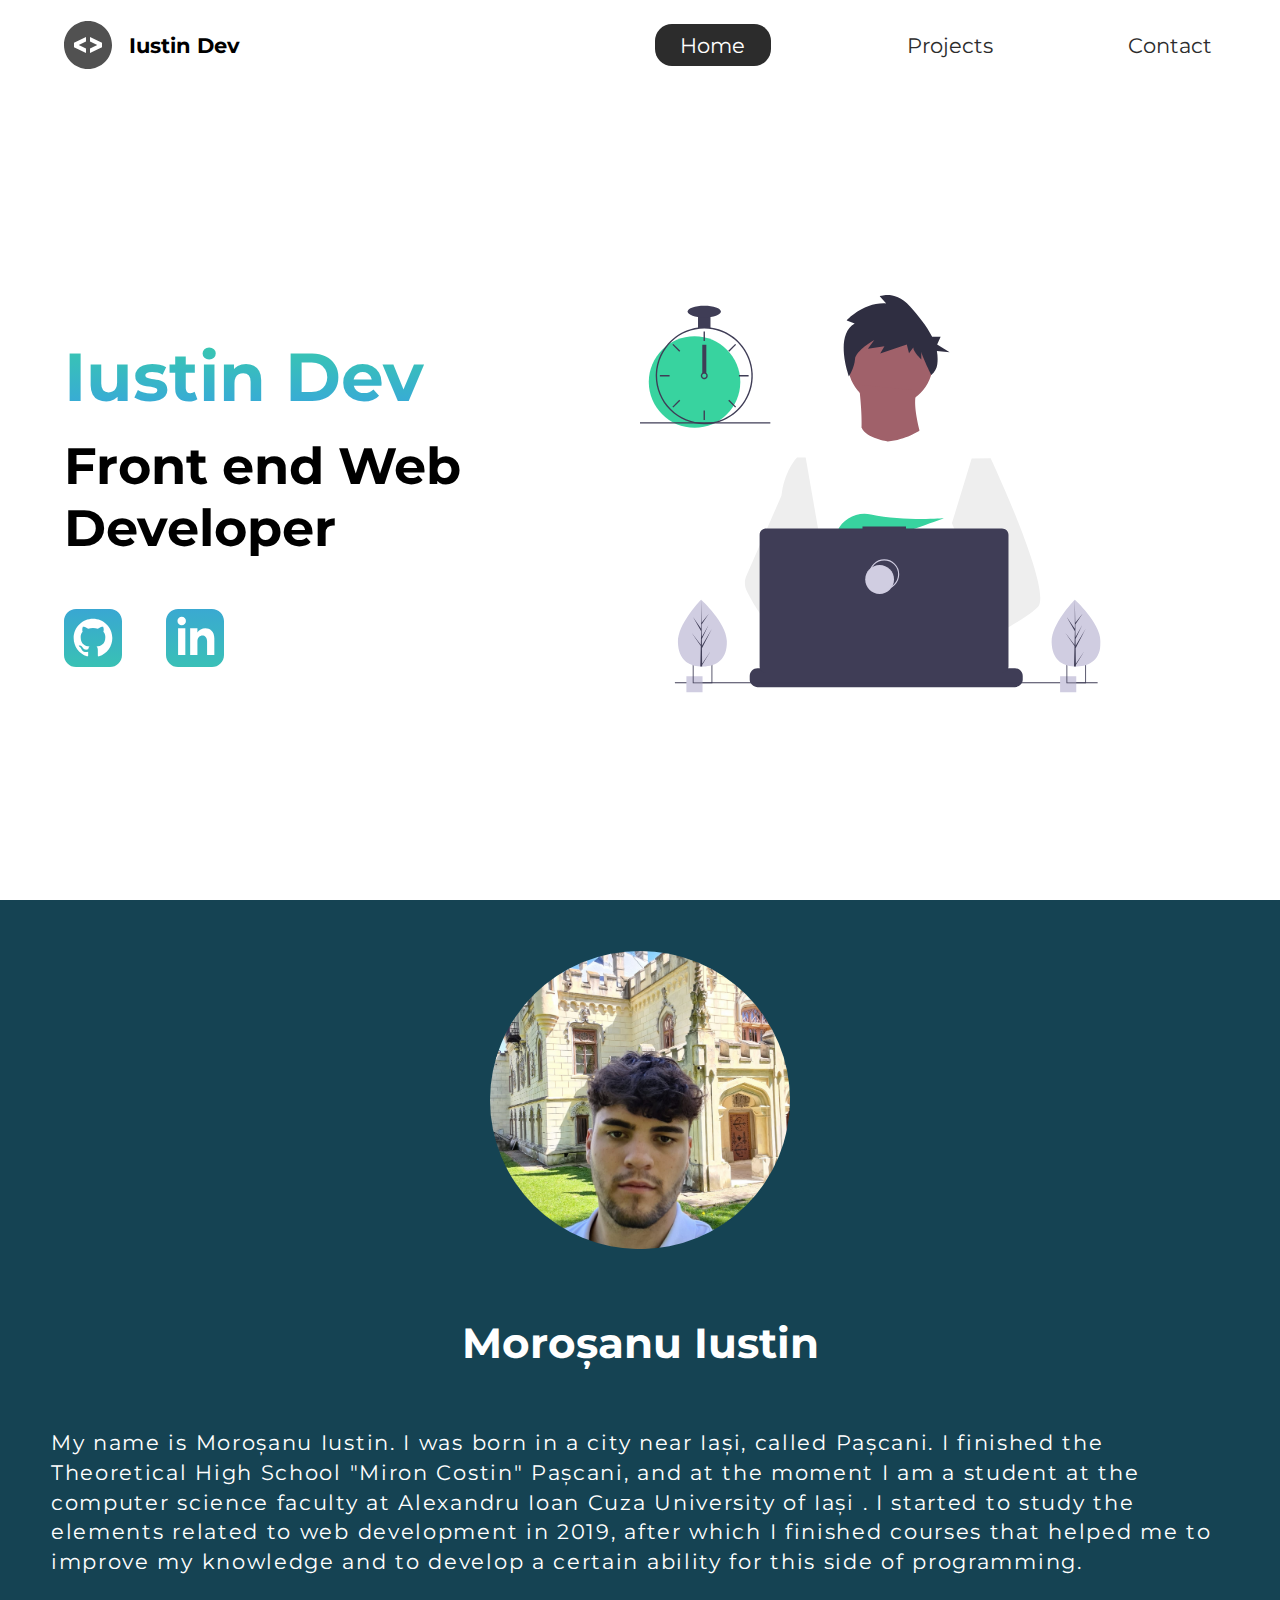
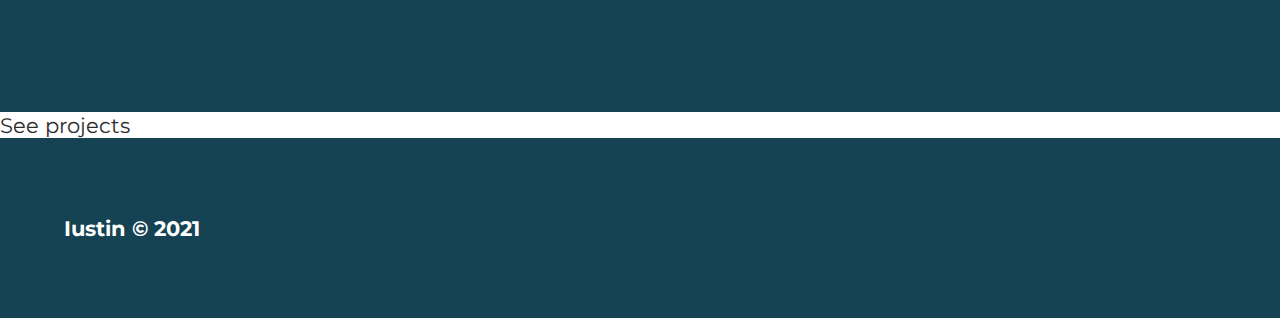
<file: index.html>
<!DOCTYPE html>
<html lang="en">
<head>
    <meta charset="UTF-8">
    <meta http-equiv="X-UA-Compatible" content="IE=edge">
    <meta name="viewport" content="width=device-width, initial-scale=1.0">
    <meta name="robots" content="index,follow">
    <meta name="description" content="iustin is a front end web developer who specializez in html,css">
     <link rel="icon" href="./icons/code.svg"> 
        <link rel="preconnect" href="https://fonts.googleapis.com">
    <link rel="preconnect" href="https://fonts.gstatic.com" crossorigin>
    <link rel="preconnect" href="https://fonts.googleapis.com">
    <link rel="preconnect" href="https://fonts.gstatic.com" crossorigin>
    <link href="https://fonts.googleapis.com/css2?family=Pattaya&family=Poppins:wght@400;500&display=swap" rel="stylesheet">  
    <link rel="preconnect" href="https://fonts.googleapis.com">
<link rel="preconnect" href="https://fonts.gstatic.com" crossorigin>
<link href="https://fonts.googleapis.com/css2?family=Montserrat&display=swap" rel="stylesheet">
<link rel="stylesheet" href="https://cdnjs.cloudflare.com/ajax/libs/font-awesome/6.0.0-beta2/css/all.min.css" integrity="sha512-YWzhKL2whUzgiheMoBFwW8CKV4qpHQAEuvilg9FAn5VJUDwKZZxkJNuGM4XkWuk94WCrrwslk8yWNGmY1EduTA==" crossorigin="anonymous" referrerpolicy="no-referrer" />
    <link rel="stylesheet" href="./styles/style.css">
    <title>Iustin | Web Developer</title>
</head>
<body>
    <header class="main-head">
        <nav>
            <div class="logo">
                <img src="./icons/code.svg" alt="logo">
                <h1>Iustin Dev</h1>
            </div>
            <ul>
                <li><a class="active"href="/">Home</a></li>
                <li><a href="./projects/">Projects</a></li>
                <li><a href="./contact/">Contact</a></li>
            </ul>
        </nav>
    </header>
    <main>
        <section class="intro">
            <div class="intro-text">
                <h2>Iustin Dev</h2>
                <h3>Front end Web </br>Developer</h3>
                
                <div class="intro-social">
                    <a target="_blank" href="https://github.com/IustinM"><img src="./icons/github.svg" alt="github-social-link"></a>
                    <a target="_blank"  href="https://www.linkedin.com/in/morosanu-iustin-b10990222/"><img src="./icons/linked-in.svg" alt="linkedin-social-link"></a>
                </div>
            </div>
            <div class="intro-images">
                <svg
                width="799"
                height="690"
                viewBox="0 0 799 690"
                fill="none"
                xmlns="http://www.w3.org/2000/svg"
              >
                <g id="undraw_dev_productivity_umsq (1) 1" clip-path="url(#clip0)">
                  <path
                    id="Vector"
                    d="M516.92 624.636C516.92 624.636 512.16 626.266 504.42 628.576C487.31 633.706 455.65 642.216 428.82 643.916C405.72 645.396 386.2 641.836 382.63 626.766C381.1 620.286 383.27 614.956 388 610.576C402.12 597.486 439 592.796 468.25 591.186C476.51 590.736 484.15 590.526 490.51 590.446C501.31 590.306 508.39 590.526 508.39 590.526L508.56 591.186L516.92 624.636Z"
                    fill="#A0616A"
                  />
                  <path
                    id="Vector_2"
                    d="M436.99 672.586C418.61 695.346 342.73 647.666 316.19 629.886C310.41 626.016 306.97 623.566 306.97 623.566L331.25 591.186L338.94 580.936C338.94 580.936 345.82 584.586 355.99 590.526C356.36 590.746 356.73 590.966 357.11 591.186C365.88 596.336 376.89 603.066 388 610.576C403.33 620.946 418.83 632.776 428.82 643.916C438.59 654.806 443.08 665.036 436.99 672.586Z"
                    fill="#A0616A"
                  />
                  <g id="me">
                    <path
                      id="Vector_3"
                      d="M434.672 191.952C475.283 191.607 507.926 158.406 507.582 117.795C507.237 77.1832 474.036 44.5403 433.425 44.8847C392.813 45.2291 360.17 78.4303 360.515 119.042C360.859 159.653 394.06 192.296 434.672 191.952Z"
                      fill="#A0616A"
                    />
                    <path
                      id="Vector_4"
                      d="M379.477 155.65C379.477 155.65 394.216 259.972 373.002 271.875C351.787 283.779 499.929 283.588 499.929 283.588C499.929 283.588 466.124 193.284 480.809 165.449L379.477 155.65Z"
                      fill="#A0616A"
                    />
                    <path
                      id="Vector_5"
                      d="M608.101 283.199L596.257 339.402L571.214 458.308L570.49 464.815L562.138 540.138L556.582 590.177L552.857 623.79C528.584 636.526 510.988 645.326 510.988 645.326C510.988 645.326 509.404 637.719 506.871 627.99C489.805 633.265 458.218 642.043 431.404 643.97C441.266 654.777 445.842 664.969 439.817 672.57C421.63 695.485 345.349 648.45 318.659 630.896C318.077 635.158 317.879 639.464 318.068 643.762L297.626 628.314L299.331 592.359L302.206 531.522L305.819 455.229C304.448 451.975 303.294 448.634 302.364 445.228C295.956 423.161 288.032 379.057 281.928 342.067C277.016 312.298 273.302 287.138 272.517 281.785C272.411 281.086 272.358 280.726 272.358 280.726L384.363 230.094C392.509 248.556 429.865 253.809 429.865 253.809C460.756 251.417 484.847 234.913 484.847 234.913L608.101 283.199Z"
                      fill="white"
                    />
                    <path
                      id="Vector_6"
                      d="M372.285 49.3811L358.49 43.9934C358.49 43.9934 386.969 12.1 426.99 14.513L415.635 2.22366C415.635 2.22366 443.04 -9.01799 468.283 19.6674C481.553 34.7467 496.908 52.4737 506.557 72.5077L521.281 72.3829L515.251 85.9663L536.874 99.3152L514.777 97.0719C516.155 104.471 516.421 112.034 515.566 119.511C514.683 126.991 510.928 133.835 505.094 138.598V138.598C505.094 138.598 487.743 103.449 487.696 97.9443L487.813 111.705C487.813 111.705 473.959 99.4371 473.889 91.1807L466.471 100.877L462.593 85.7717L416.475 101.301L423.87 88.8526L395.157 93.2246L406.278 77.9923C406.278 77.9923 373.932 96.1568 372.811 111.304C371.689 126.452 362.299 140.875 362.299 140.875C362.299 140.875 336.213 70.3294 372.285 49.3811Z"
                      fill="#2F2E41"
                    />
                    <path
                      id="Vector_7"
                      d="M690.215 540.422C682.794 548.605 664.338 560.992 641.951 574.422C633.623 579.413 624.757 584.559 615.71 589.676C594.122 601.889 571.514 614.001 552.857 623.79C528.584 636.526 510.988 645.326 510.988 645.326C510.988 645.326 509.403 637.719 506.871 627.99C503.48 614.968 498.397 598.141 493.184 590.715C493.002 590.456 492.82 590.218 492.638 589.979C491.121 588.022 489.601 586.885 488.112 586.897L562.138 540.138L594.127 519.926L570.489 464.814L540.842 395.683L557.908 339.727L575.062 283.479L608.101 283.199C608.101 283.199 619.243 306.985 633.514 340.166C635.647 345.128 637.851 350.299 640.096 355.64C669.469 425.394 706.176 522.836 690.215 540.422Z"
                      fill="#EEEEEE"
                    />
                    <path
                      id="Vector_8"
                      d="M358.123 591.2C355.41 591.212 352.702 591.456 350.029 591.928C327.074 596.073 320.47 616.94 318.659 630.896C318.077 635.158 317.879 639.464 318.068 643.761L297.626 628.314L290.178 622.687C272.316 616.628 256.353 605.733 242.483 592.84C230.449 581.456 219.634 568.849 210.213 555.223C200.831 541.793 192.448 527.692 185.134 513.034C183.094 508.943 181.977 504.454 181.864 499.884C181.751 495.314 182.644 490.775 184.48 486.588L209.154 430.327L245.218 348.098C245.471 346.146 245.752 344.237 246.059 342.371C252.995 300.511 272.367 281.786 272.367 281.786L287.286 281.659L297.778 341.932L310.813 416.815L302.364 445.227L282.839 510.845L302.205 531.522L358.123 591.2Z"
                      fill="#EEEEEE"
                    />
                  </g>
                  <path
                    id="Vector_9"
                    d="M372.877 415.806L385.631 430.686C390.37 429.783 395.319 428.721 400.416 427.529L396.752 415.806L405.71 426.256C459.707 412.975 526.637 387.155 526.637 387.155C526.637 387.155 454.379 392.453 400.428 380.666C376.558 375.451 351.998 387.284 342.202 409.668C336.508 422.679 337.403 433.951 357.596 433.951C364.419 433.835 371.223 433.195 377.949 432.037L372.877 415.806Z"
                    fill="#38D39F"
                  />
                  <path
                    id="Vector_10"
                    d="M663.65 660.386V666.456C663.654 668.122 663.345 669.774 662.74 671.326C662.472 672.018 662.147 672.687 661.77 673.326C660.578 675.326 658.887 676.983 656.862 678.133C654.838 679.283 652.549 679.887 650.22 679.886H203.67C201.342 679.887 199.053 679.283 197.028 678.133C195.003 676.983 193.312 675.326 192.12 673.326C191.743 672.687 191.419 672.018 191.15 671.326C190.546 669.774 190.237 668.122 190.24 666.456V660.386C190.24 658.622 190.587 656.876 191.262 655.246C191.936 653.616 192.926 652.136 194.173 650.888C195.42 649.641 196.901 648.652 198.53 647.977C200.16 647.302 201.906 646.955 203.67 646.956H229.41V644.126C229.41 644.052 229.425 643.979 229.453 643.911C229.481 643.843 229.522 643.782 229.574 643.73C229.626 643.678 229.688 643.636 229.756 643.608C229.824 643.58 229.897 643.566 229.97 643.566H243.4C243.474 643.566 243.547 643.58 243.615 643.608C243.683 643.636 243.745 643.678 243.797 643.73C243.849 643.782 243.89 643.843 243.918 643.911C243.946 643.979 243.96 644.052 243.96 644.126V646.956H252.35V644.126C252.35 644.052 252.365 643.979 252.393 643.911C252.421 643.843 252.462 643.782 252.514 643.73C252.566 643.678 252.628 643.636 252.696 643.608C252.764 643.58 252.837 643.566 252.91 643.566H266.34C266.414 643.566 266.487 643.58 266.555 643.608C266.623 643.636 266.684 643.678 266.736 643.73C266.789 643.782 266.83 643.843 266.858 643.911C266.886 643.979 266.9 644.052 266.9 644.126V646.956H275.3V644.126C275.3 644.052 275.315 643.979 275.343 643.911C275.371 643.843 275.412 643.782 275.464 643.73C275.516 643.678 275.578 643.636 275.646 643.608C275.714 643.58 275.787 643.566 275.86 643.566H289.29C289.364 643.566 289.437 643.58 289.505 643.608C289.573 643.636 289.634 643.678 289.686 643.73C289.739 643.782 289.78 643.843 289.808 643.911C289.836 643.979 289.85 644.052 289.85 644.126V646.956H298.24V644.126C298.24 644.052 298.255 643.979 298.283 643.911C298.311 643.843 298.352 643.782 298.404 643.73C298.456 643.678 298.518 643.636 298.586 643.608C298.654 643.58 298.727 643.566 298.8 643.566H312.23C312.304 643.566 312.377 643.58 312.445 643.608C312.513 643.636 312.574 643.678 312.626 643.73C312.678 643.782 312.72 643.843 312.748 643.911C312.776 643.979 312.79 644.052 312.79 644.126V646.956H321.18V644.126C321.18 644.052 321.194 643.979 321.223 643.911C321.251 643.843 321.292 643.782 321.344 643.73C321.396 643.678 321.458 643.636 321.526 643.608C321.594 643.58 321.667 643.566 321.74 643.566H335.17C335.244 643.566 335.317 643.58 335.385 643.608C335.453 643.636 335.514 643.678 335.566 643.73C335.618 643.782 335.66 643.843 335.688 643.911C335.716 643.979 335.73 644.052 335.73 644.126V646.956H344.13V644.126C344.13 644.052 344.145 643.979 344.173 643.911C344.201 643.843 344.242 643.782 344.294 643.73C344.346 643.678 344.408 643.636 344.476 643.608C344.544 643.58 344.617 643.566 344.69 643.566H358.12C358.194 643.566 358.267 643.58 358.335 643.608C358.403 643.636 358.464 643.678 358.516 643.73C358.569 643.782 358.61 643.843 358.638 643.911C358.666 643.979 358.68 644.052 358.68 644.126V646.956H367.07V644.126C367.07 644.052 367.085 643.979 367.113 643.911C367.141 643.843 367.182 643.782 367.234 643.73C367.286 643.678 367.348 643.636 367.416 643.608C367.484 643.58 367.557 643.566 367.63 643.566H472.83C472.904 643.566 472.977 643.58 473.045 643.608C473.113 643.636 473.174 643.678 473.227 643.73C473.279 643.782 473.32 643.843 473.348 643.911C473.376 643.979 473.39 644.052 473.39 644.126V646.956H481.79V644.126C481.79 644.052 481.804 643.979 481.833 643.911C481.861 643.843 481.902 643.782 481.954 643.73C482.006 643.678 482.068 643.636 482.136 643.608C482.204 643.58 482.277 643.566 482.35 643.566H495.78C495.928 643.567 496.07 643.627 496.175 643.732C496.279 643.836 496.339 643.978 496.34 644.126V646.956H504.73V644.126C504.73 644.052 504.745 643.979 504.773 643.911C504.801 643.843 504.842 643.782 504.894 643.73C504.946 643.678 505.008 643.636 505.076 643.608C505.144 643.58 505.217 643.566 505.29 643.566H518.72C518.794 643.566 518.867 643.58 518.935 643.608C519.003 643.636 519.065 643.678 519.117 643.73C519.169 643.782 519.21 643.843 519.238 643.911C519.266 643.979 519.28 644.052 519.28 644.126V646.956H527.67V644.126C527.67 644.052 527.685 643.979 527.713 643.911C527.741 643.843 527.782 643.782 527.834 643.73C527.886 643.678 527.948 643.636 528.016 643.608C528.084 643.58 528.157 643.566 528.23 643.566H541.66C541.734 643.566 541.807 643.58 541.875 643.608C541.943 643.636 542.005 643.678 542.057 643.73C542.109 643.782 542.15 643.843 542.178 643.911C542.206 643.979 542.22 644.052 542.22 644.126V646.956H550.62V644.126C550.62 644.052 550.635 643.979 550.663 643.911C550.691 643.843 550.732 643.782 550.784 643.73C550.836 643.678 550.898 643.636 550.966 643.608C551.034 643.58 551.107 643.566 551.18 643.566H564.61C564.757 643.568 564.898 643.628 565.001 643.733C565.104 643.837 565.161 643.979 565.16 644.126V646.956H573.56V644.126C573.56 644.052 573.575 643.979 573.603 643.911C573.631 643.843 573.672 643.782 573.724 643.73C573.776 643.678 573.838 643.636 573.906 643.608C573.974 643.58 574.047 643.566 574.12 643.566H587.55C587.624 643.566 587.697 643.58 587.765 643.608C587.833 643.636 587.895 643.678 587.947 643.73C587.999 643.782 588.04 643.843 588.068 643.911C588.096 643.979 588.11 644.052 588.11 644.126V646.956H596.5V644.126C596.5 644.052 596.515 643.979 596.543 643.911C596.571 643.843 596.612 643.782 596.664 643.73C596.716 643.678 596.778 643.636 596.846 643.608C596.914 643.58 596.987 643.566 597.06 643.566H610.49C610.564 643.566 610.637 643.58 610.705 643.608C610.773 643.636 610.835 643.678 610.887 643.73C610.939 643.782 610.98 643.843 611.008 643.911C611.036 643.979 611.05 644.052 611.05 644.126V646.956H650.22C651.984 646.955 653.731 647.302 655.36 647.977C656.99 648.652 658.471 649.641 659.718 650.888C660.965 652.136 661.954 653.616 662.629 655.246C663.304 656.876 663.651 658.622 663.65 660.386Z"
                    fill="#3F3D56"
                  />
                  <path
                    id="Vector_11"
                    d="M793.5 671.326H60.5V673.326H793.5V671.326Z"
                    fill="#3F3D56"
                  />
                  <path
                    id="Vector_12"
                    d="M627.694 404.757H461.251V401.326H385.78V404.757H218.651C215.665 404.757 212.801 405.943 210.69 408.054C208.578 410.166 207.392 413.029 207.392 416.015V643.927C207.392 646.913 208.578 649.776 210.69 651.888C212.801 653.999 215.665 655.185 218.651 655.185H627.694C630.68 655.185 633.544 653.999 635.655 651.888C637.767 649.776 638.953 646.913 638.953 643.927V416.015C638.953 414.537 638.662 413.073 638.096 411.707C637.53 410.341 636.701 409.1 635.655 408.054C634.61 407.009 633.369 406.18 632.003 405.614C630.637 405.048 629.173 404.757 627.694 404.757Z"
                    fill="#3F3D56"
                  />
                  <path
                    id="Vector_13"
                    d="M423.5 509.326C437.307 509.326 448.5 498.133 448.5 484.326C448.5 470.519 437.307 459.326 423.5 459.326C409.693 459.326 398.5 470.519 398.5 484.326C398.5 498.133 409.693 509.326 423.5 509.326Z"
                    stroke="#D0CDE1"
                    stroke-width="2"
                    stroke-miterlimit="10"
                  />
                  <path
                    id="Vector_14"
                    d="M415.5 518.326C429.307 518.326 440.5 507.133 440.5 493.326C440.5 479.519 429.307 468.326 415.5 468.326C401.693 468.326 390.5 479.519 390.5 493.326C390.5 507.133 401.693 518.326 415.5 518.326Z"
                    fill="#D0CDE1"
                  />
                  <path
                    id="Vector_15"
                    d="M108.446 661.223H80.4463V689.223H108.446V661.223Z"
                    fill="#D0CDE1"
                  />
                  <path
                    id="Vector_16"
                    d="M91.4502 639.223V673.223H125.45V639.223H91.4502ZM123.97 671.743H92.9202V640.703H123.97V671.743Z"
                    fill="#3F3D56"
                  />
                  <path
                    id="Vector_17"
                    d="M756.446 661.223H728.446V689.223H756.446V661.223Z"
                    fill="#D0CDE1"
                  />
                  <path
                    id="Vector_18"
                    d="M739.45 639.223V673.223H773.45V639.223H739.45ZM771.97 671.743H740.92V640.703H771.97V671.743Z"
                    fill="#3F3D56"
                  />
                  <path
                    id="Vector_19"
                    d="M94.5802 230.113C138.399 230.113 173.921 194.592 173.921 150.773C173.921 106.955 138.399 71.4326 94.5802 71.4326C50.7617 71.4326 15.2397 106.955 15.2397 150.773C15.2397 194.592 50.7617 230.113 94.5802 230.113Z"
                    fill="#38D39F"
                  />
                  <path
                    id="Vector_20"
                    d="M122.229 56.4899C115.045 55.5763 107.774 55.5763 100.59 56.4899C84.586 58.5913 69.5203 65.2398 57.181 75.6465C44.8417 86.0532 35.7467 99.7813 30.9754 115.202C28.8053 122.229 27.5764 129.514 27.3208 136.864C27.2848 137.886 27.2607 138.92 27.2607 139.954C27.283 162.264 36.1559 183.655 51.932 199.431C67.7082 215.207 89.0989 224.08 111.41 224.103C113.201 224.103 114.992 224.042 116.759 223.934C120.907 223.674 125.03 223.103 129.093 222.227C148.495 218.055 165.798 207.161 177.947 191.468C190.095 175.776 196.308 156.295 195.487 136.467C194.665 116.638 186.863 97.738 173.459 83.1039C160.054 68.4698 141.909 59.0435 122.229 56.4899H122.229ZM137.748 217.347H137.736C130.959 219.659 123.905 221.062 116.759 221.518C114.992 221.638 113.201 221.698 111.41 221.698C89.7377 221.672 68.961 213.051 53.6367 197.727C38.3123 182.402 29.6914 161.626 29.6649 139.954C29.6649 138.92 29.689 137.886 29.725 136.864C30.5514 115.744 39.5156 95.7617 54.7411 81.1008C69.9666 66.44 90.273 58.237 111.41 58.2089C130.776 58.21 149.513 65.0865 164.283 77.6131C179.052 90.1398 188.895 107.503 192.057 126.61C195.219 145.716 191.496 165.325 181.55 181.942C171.604 198.559 156.081 211.106 137.748 217.347H137.748Z"
                    fill="#3F3D56"
                  />
                  <path
                    id="Vector_21"
                    d="M112.612 63.0176H110.208V79.8474H112.612V63.0176Z"
                    fill="#3F3D56"
                  />
                  <path
                    id="Vector_22"
                    d="M57.8578 84.7018L56.1577 86.4019L68.0582 98.3023L69.7582 96.6022L57.8578 84.7018Z"
                    fill="#3F3D56"
                  />
                  <path
                    id="Vector_23"
                    d="M34.4736 138.751V141.156H51.3034V138.751H34.4736Z"
                    fill="#3F3D56"
                  />
                  <path
                    id="Vector_24"
                    d="M56.1578 193.506L57.8579 195.206L69.7584 183.306L68.0583 181.606L56.1578 193.506Z"
                    fill="#3F3D56"
                  />
                  <path
                    id="Vector_25"
                    d="M153.062 96.6022L154.762 98.3022L166.662 86.4018L164.962 84.7017L153.062 96.6022Z"
                    fill="#3F3D56"
                  />
                  <path
                    id="Vector_26"
                    d="M171.516 138.751V141.156H188.346V138.751H171.516Z"
                    fill="#3F3D56"
                  />
                  <path
                    id="Vector_27"
                    d="M154.762 181.605L153.062 183.305L164.962 195.206L166.662 193.506L154.762 181.605Z"
                    fill="#3F3D56"
                  />
                  <path
                    id="Vector_28"
                    d="M112.612 200.06H110.208V216.89H112.612V200.06Z"
                    fill="#3F3D56"
                  />
                  <path
                    id="Vector_29"
                    d="M115.016 135.145C113.976 134.365 112.711 133.943 111.41 133.943C110.11 133.943 108.844 134.365 107.804 135.145C107.091 135.686 106.505 136.375 106.085 137.165C105.552 138.181 105.322 139.329 105.421 140.473C105.52 141.616 105.944 142.707 106.644 143.617C107.343 144.527 108.288 145.218 109.368 145.608C110.447 145.997 111.616 146.07 112.735 145.817C113.855 145.564 114.878 144.996 115.685 144.179C116.492 143.363 117.048 142.333 117.288 141.21C117.528 140.088 117.441 138.92 117.039 137.846C116.636 136.771 115.935 135.834 115.017 135.145H115.016ZM111.41 143.56C110.454 143.557 109.539 143.176 108.863 142.501C108.187 141.825 107.807 140.909 107.804 139.954C107.808 139.224 108.03 138.513 108.441 137.91C108.793 137.4 109.271 136.989 109.828 136.718C110.386 136.446 111.004 136.323 111.623 136.361C112.241 136.398 112.84 136.594 113.361 136.931C113.881 137.267 114.307 137.732 114.595 138.281C114.883 138.83 115.025 139.444 115.007 140.063C114.989 140.683 114.811 141.287 114.491 141.818C114.17 142.349 113.719 142.788 113.179 143.093C112.639 143.398 112.03 143.559 111.41 143.56V143.56Z"
                    fill="#3F3D56"
                  />
                  <path
                    id="Vector_30"
                    d="M122.229 35.3687H100.591V57.007H122.229V35.3687Z"
                    fill="#3F3D56"
                  />
                  <path
                    id="Vector_31"
                    d="M111.41 38.9748C127.344 38.9748 140.261 34.4 140.261 28.7567C140.261 23.1134 127.344 18.5386 111.41 18.5386C95.4757 18.5386 82.5586 23.1134 82.5586 28.7567C82.5586 34.4 95.4757 38.9748 111.41 38.9748Z"
                    fill="#3F3D56"
                  />
                  <path id="clock-arrow" d="M115 86H108V135H115V86Z" fill="#3F3D56" />
                  <path
                    id="Vector_32"
                    d="M226 220.44H0V222.844H226V220.44Z"
                    fill="#3F3D56"
                  />
                  <g id="plant-left">
                    <path
                      id="Vector_33"
                      d="M150.594 599.754C151.527 631.704 132.858 643.413 109.43 644.097C108.886 644.113 108.344 644.123 107.805 644.126C106.719 644.135 105.643 644.117 104.577 644.072C83.3891 643.193 66.6172 631.945 65.7495 602.232C64.8515 571.482 103.018 531.529 105.882 528.574L105.887 528.571C105.996 528.458 106.052 528.402 106.052 528.402C106.052 528.402 149.661 567.807 150.594 599.754Z"
                      fill="#D0CDE1"
                    />
                    <path
                      id="Vector_34"
                      d="M107.744 639.255L122.626 617.124L107.774 641.636L107.805 644.126C106.719 644.135 105.643 644.117 104.577 644.072L105.315 612.06L105.295 611.813L105.322 611.766L105.393 608.741L89.0952 585.078L105.374 606.477L105.432 607.116L105.989 582.93L91.9122 558.397L106.029 578.681L105.882 528.574L105.882 528.407L105.887 528.571L106.821 568.062L119.651 552.021L106.863 571.464L107.143 593.098L118.949 571.984L107.187 596.279L107.343 608.308L124.512 578.897L107.395 612.505L107.744 639.255Z"
                      fill="#3F3D56"
                    />
                  </g>
                  <g id="plant-right">
                    <path
                      id="Vector_35"
                      d="M798.594 599.754C799.527 631.704 780.858 643.413 757.43 644.097C756.886 644.113 756.344 644.123 755.805 644.126C754.719 644.135 753.643 644.117 752.577 644.072C731.389 643.193 714.617 631.945 713.749 602.232C712.851 571.482 751.018 531.529 753.882 528.574L753.887 528.571C753.996 528.458 754.052 528.402 754.052 528.402C754.052 528.402 797.661 567.807 798.594 599.754Z"
                      fill="#D0CDE1"
                    />
                    <path
                      id="Vector_36"
                      d="M755.744 639.255L770.626 617.124L755.774 641.636L755.805 644.126C754.719 644.135 753.643 644.117 752.577 644.072L753.315 612.06L753.295 611.813L753.323 611.766L753.393 608.741L737.095 585.078L753.374 606.477L753.432 607.116L753.989 582.93L739.912 558.397L754.029 578.681L753.882 528.574L753.882 528.407L753.887 528.571L754.821 568.062L767.651 552.021L754.864 571.464L755.143 593.098L766.949 571.984L755.187 596.279L755.343 608.308L772.512 578.897L755.395 612.505L755.744 639.255Z"
                      fill="#3F3D56"
                    />
                  </g>
                </g>
                <defs>
                  <clipPath id="clip0">
                    <rect width="798.627" height="689.223" fill="white" />
                  </clipPath>
                </defs>
              </svg>
              <img src="./img/splash.svg" class="splash" alt="">
            </div>
        </section>
        <section class="about-me">
          <img src="./img/me.jpg" alt="" class="hero-img">
          <h2 class="name">Moroșanu Iustin</h2>
          <p>My name is Moroșanu Iustin. I was born in a city near Iași, called Pașcani. I finished the Theoretical High School "Miron Costin" Pașcani, and at the moment I am a student at the computer science faculty at Alexandru Ioan Cuza University of Iași . I started to study the elements related to web development in 2019, after which I finished courses that helped me to improve my knowledge and to develop a certain ability for this side of programming.</p>
        </section>
        <section class="projects-link">
          <a href="./projects/index.html">See projects</a>
        </section>
    </main>
    <footer>
      <h4>Iustin &copy; 2021</h4>
      <ul>
        <li><a href="https://www.facebook.com/iustin.morosanu"><i class="fab fa-facebook-square"></i></a></li>
        <li><a href="https://www.instagram.com/iustin.morosanu/"><i class="fab fa-instagram"></i></a></li>
      </ul>
  </footer>
    
</body>
</html>
</file>
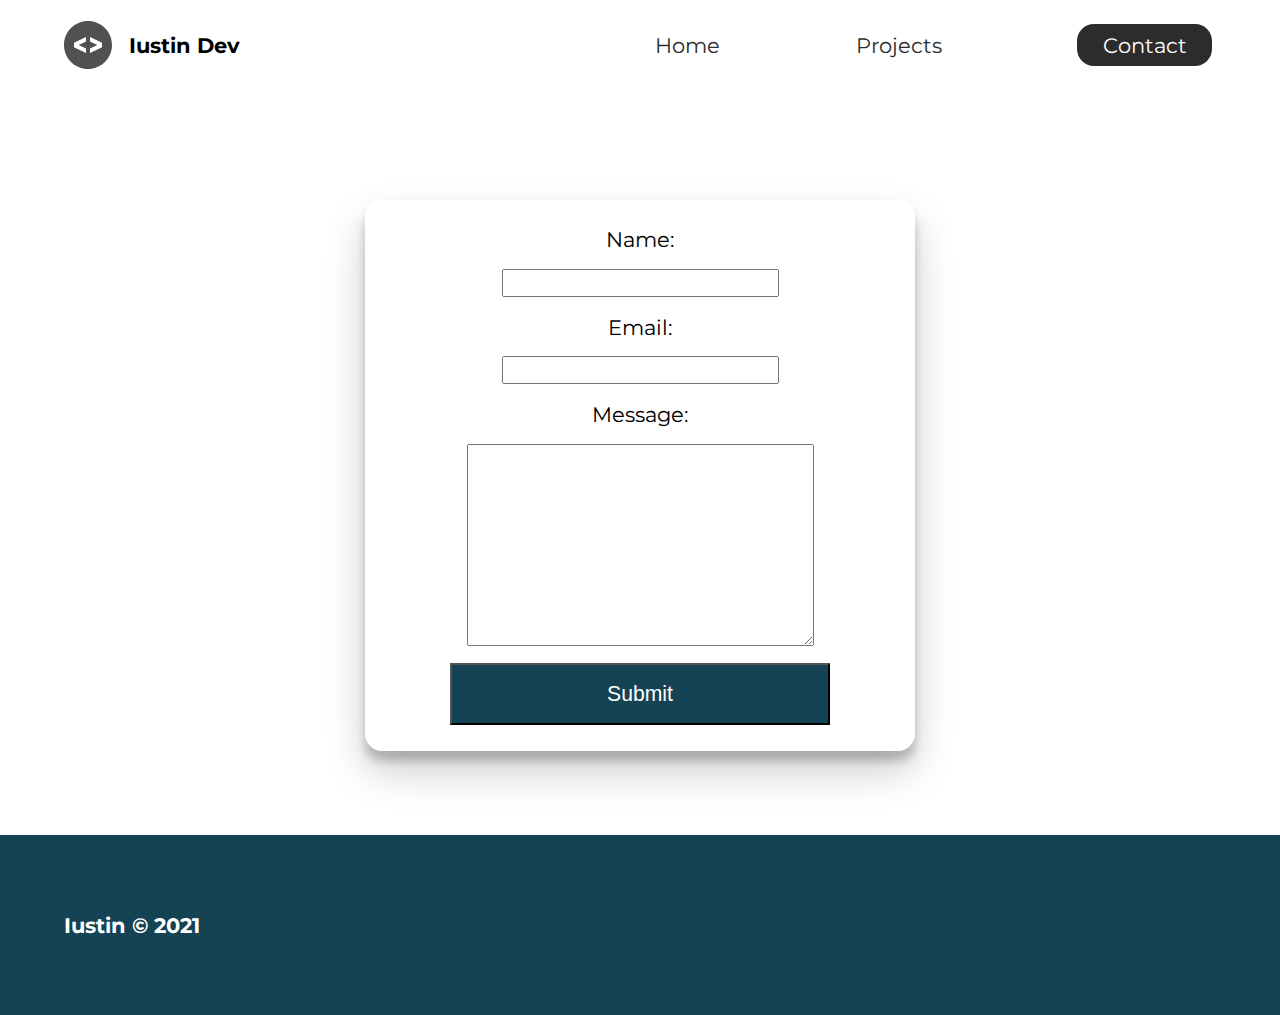
<file: contact/index.html>
<!DOCTYPE html>
<html lang="en">
<head>
    <meta charset="UTF-8">
    <meta http-equiv="X-UA-Compatible" content="IE=edge">
    <meta name="viewport" content="width=device-width, initial-scale=1.0">
    <meta name="robots" content="index,follow">
    <meta name="description" content="iustin is a front end web developer who specializez in html,css">
     <link rel="icon" href="./icons/code.svg"> 
        <link rel="preconnect" href="https://fonts.googleapis.com">
    <link rel="preconnect" href="https://fonts.gstatic.com" crossorigin>
    <link rel="preconnect" href="https://fonts.googleapis.com">
    <link rel="preconnect" href="https://fonts.gstatic.com" crossorigin>
    <link href="https://fonts.googleapis.com/css2?family=Pattaya&family=Poppins:wght@400;500&display=swap" rel="stylesheet">  
    <link rel="preconnect" href="https://fonts.googleapis.com">
<link rel="preconnect" href="https://fonts.gstatic.com" crossorigin>
<link rel="stylesheet" href="https://cdnjs.cloudflare.com/ajax/libs/font-awesome/6.0.0-beta2/css/all.min.css" integrity="sha512-YWzhKL2whUzgiheMoBFwW8CKV4qpHQAEuvilg9FAn5VJUDwKZZxkJNuGM4XkWuk94WCrrwslk8yWNGmY1EduTA==" crossorigin="anonymous" referrerpolicy="no-referrer" />
<link href="https://fonts.googleapis.com/css2?family=Montserrat&display=swap" rel="stylesheet">
    <link rel="stylesheet" href="../styles/style.css">
    <title>Iustin | Web Developer</title>
</head>
<body>
    <header class="main-head">
        <nav>
            <div class="logo">
                <img src="../icons/code.svg" alt="logo">
                <h1>Iustin Dev</h1>
            </div>
            <ul>
                <li><a href="../index.html">Home</a></li>
                <li><a  href="../projects/">Projects</a></li>
                <li><a class="active"href="/">Contact</a></li>
            </ul>
        </nav>
    </header>
    <main>
        <section class="form-section">
            <form action="https://formspree.io/f/myylqvnz"
            method="POST">
                <label for="name">Name:</label>
                <input type="text" name="name" id="name" required>
                <label for="email">Email:</label>
                <input type="email" name="email" id="email">
                <label for="message">Message:</label>
                <textarea name="message" id="message" cols="30" rows="10"></textarea>
                <button type="submit">Submit</button>
            </form>
        </section>
    </main>
    <footer>
        <h4>Iustin &copy; 2021</h4>
        <ul>
            <li><a href="https://www.facebook.com/iustin.morosanu"><i class="fab fa-facebook-square"></i></a></li>
            <li><a href="https://www.instagram.com/iustin.morosanu/"><i class="fab fa-instagram"></i></a></li>
        </ul>
    </footer>

    
</body>
</html>
</file>
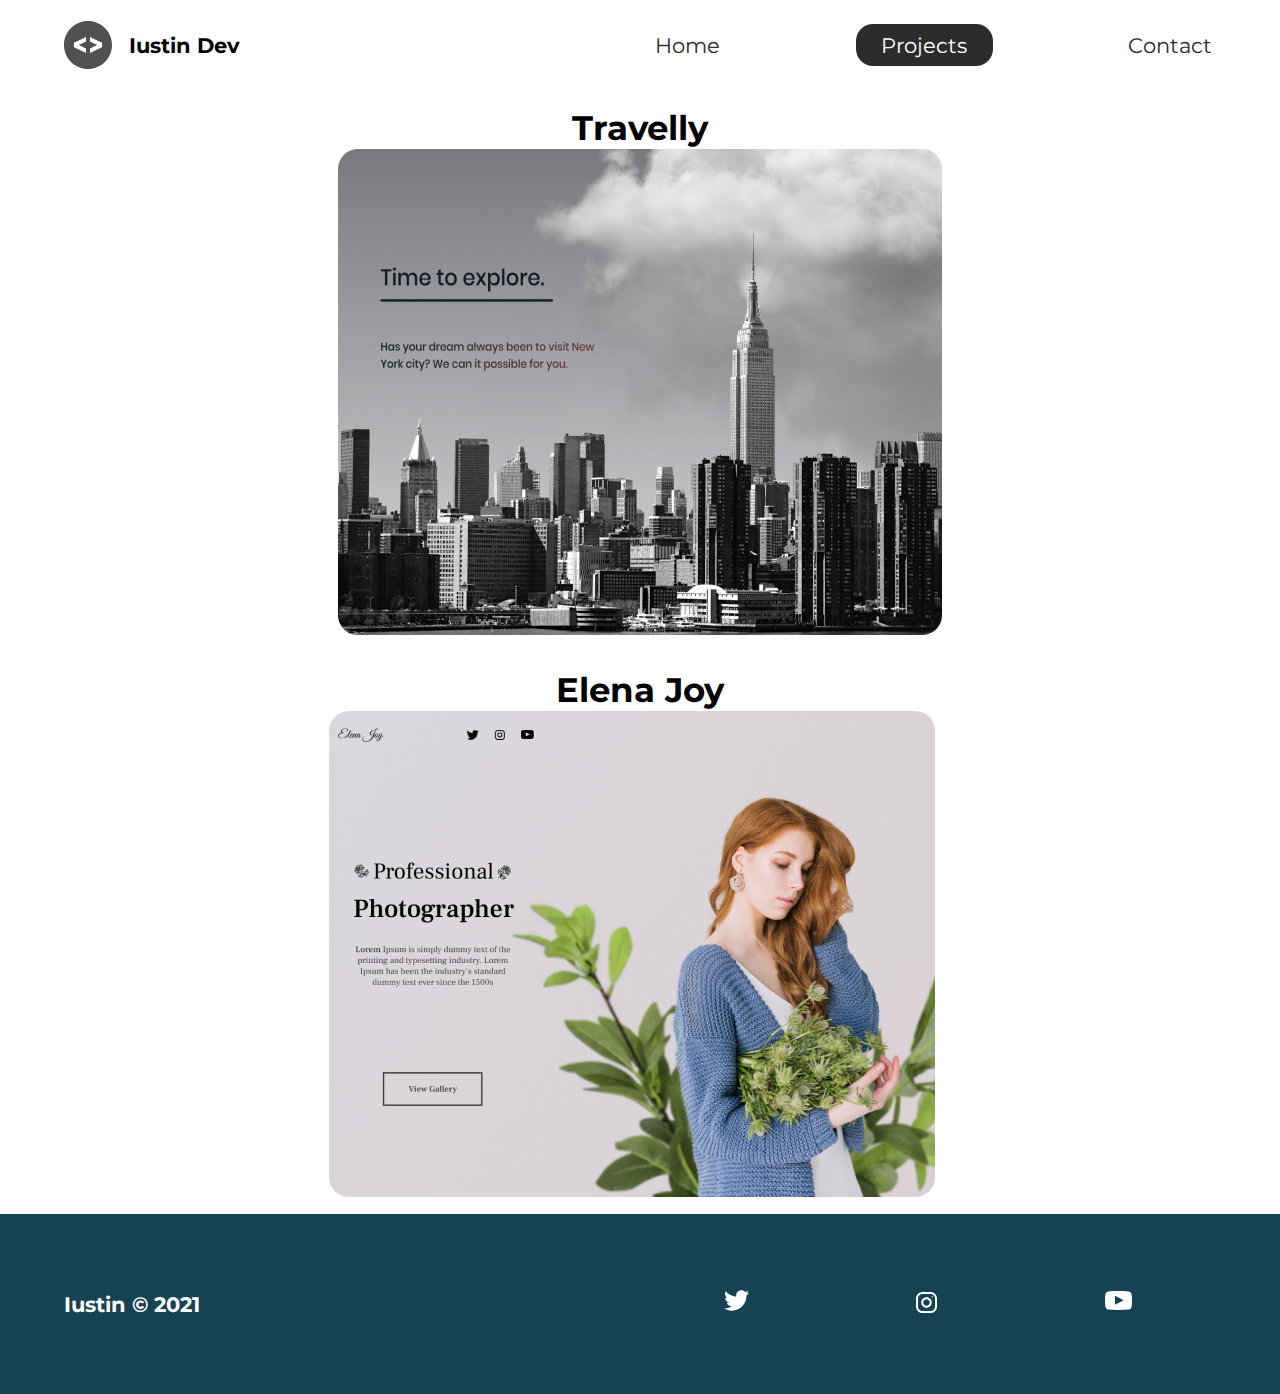
<file: projects/index.html>
<!DOCTYPE html>
<html lang="en">
<head>
    <meta charset="UTF-8">
    <meta http-equiv="X-UA-Compatible" content="IE=edge">
    <meta name="viewport" content="width=device-width, initial-scale=1.0">
    <meta name="robots" content="index,follow">
    <meta name="description" content="iustin is a front end web developer who specializez in html,css">
     <link rel="icon" href="./icons/code.svg"> 
        <link rel="preconnect" href="https://fonts.googleapis.com">
    <link rel="preconnect" href="https://fonts.gstatic.com" crossorigin>
    <link rel="preconnect" href="https://fonts.googleapis.com">
    <link rel="preconnect" href="https://fonts.gstatic.com" crossorigin>
    <link href="https://fonts.googleapis.com/css2?family=Pattaya&family=Poppins:wght@400;500&display=swap" rel="stylesheet">  
    <link rel="preconnect" href="https://fonts.googleapis.com">
<link rel="preconnect" href="https://fonts.gstatic.com" crossorigin>
<link href="https://fonts.googleapis.com/css2?family=Montserrat&display=swap" rel="stylesheet">
    <link rel="stylesheet" href="../styles/style.css">
    <title>Iustin | Web Developer</title>
</head>
<body>
    <header class="main-head">
        <nav>
            <div class="logo">
                <img src="../icons/code.svg" alt="logo">
                <h1>Iustin Dev</h1>
            </div>
            <ul>
                <li><a href="../index.html">Home</a></li>
                <li><a class="active" href="/">Projects</a></li>
                <li><a href="../contact/">Contact</a></li>
            </ul>
        </nav>
    </header>
 <main>
     <section class="projects">
         <div class="travelly">
             <h2>Travelly</h2>
             <img src="../img/travelly.jpg" alt="travelly-project">
         </div>
         <div class="elena">
             <h2>Elena Joy</h2>
             <img src="../img/elena-joy.jpg" alt="elena-joy">
         </div>
     </section>
 </main>
 <footer>
    <h4>Iustin &copy; 2021</h4>
    <ul>
        <li><a href="https://www.youtube.com/channel/UCQX6mPin1aF8_WT23uXKfGA"><img src="../icons/twitter 1.svg" alt="twitter-social-media"></a></li>
        <li><a href=""><img src="../icons/instagram 1.svg" alt="instagram-social-media"></a></li>
        <li><a href=""><img src="../icons/youtube-symbol 1.svg" alt="youtube-social-media"></a></li>
    </ul>
</footer>
    
</body>
</html>
</file>
<file: styles/style.css>
.main-head {
  width: 95%;
  margin: 0 0 0 auto;
}

nav {
  display: -webkit-box;
  display: -ms-flexbox;
  display: flex;
  -webkit-box-pack: justify;
      -ms-flex-pack: justify;
          justify-content: space-between;
  -webkit-box-align: center;
      -ms-flex-align: center;
          align-items: center;
  -webkit-box-orient: horizontal;
  -webkit-box-direction: normal;
      -ms-flex-direction: row;
          flex-direction: row;
  min-height: 10vh;
  width: 60%;
  -ms-flex-wrap: wrap;
      flex-wrap: wrap;
}

nav .logo {
  display: -webkit-box;
  display: -ms-flexbox;
  display: flex;
  -webkit-box-pack: start;
      -ms-flex-pack: start;
          justify-content: flex-start;
  -webkit-box-align: center;
      -ms-flex-align: center;
          align-items: center;
  -webkit-box-orient: horizontal;
  -webkit-box-direction: normal;
      -ms-flex-direction: row;
          flex-direction: row;
  -webkit-box-flex: 1;
      -ms-flex: 1 1 20rem;
          flex: 1 1 20rem;
}

nav .logo h1 {
  margin: 2rem;
}

nav ul {
  display: -webkit-box;
  display: -ms-flexbox;
  display: flex;
  -ms-flex-pack: distribute;
      justify-content: space-around;
  -webkit-box-align: center;
      -ms-flex-align: center;
          align-items: center;
  -webkit-box-orient: horizontal;
  -webkit-box-direction: normal;
      -ms-flex-direction: row;
          flex-direction: row;
  -webkit-box-flex: 1;
      -ms-flex: 1 1 40rem;
          flex: 1 1 40rem;
}

.intro {
  min-height: 90vh;
  width: 90%;
  margin: auto;
  -ms-flex-wrap: wrap;
      flex-wrap: wrap;
  display: -webkit-box;
  display: -ms-flexbox;
  display: flex;
  -webkit-box-pack: justify;
      -ms-flex-pack: justify;
          justify-content: space-between;
  -webkit-box-align: center;
      -ms-flex-align: center;
          align-items: center;
  -webkit-box-orient: horizontal;
  -webkit-box-direction: normal;
      -ms-flex-direction: row;
          flex-direction: row;
}

.intro h2 {
  font-size: 8rem;
  padding-top: 2rem;
  display: inline-block;
}

.intro h3 {
  font-size: 6rem;
  padding: 2rem 0rem;
  font-weight: bold;
}

.intro p {
  padding-top: 2rem;
  color: #2c2c2c;
}

.splash {
  position: absolute;
  top: 0%;
  right: 0%;
  height: 100%;
  z-index: -1;
}

.intro-social {
  margin-top: 4rem;
}

.intro-social a {
  margin-right: 5rem;
}

.active {
  background: #2c2c2c;
  color: white;
  padding: 1rem 3rem;
  border-radius: 2rem;
}

.intro-text,
.intro-images {
  -webkit-box-flex: 1;
      -ms-flex: 1 1 40rem;
          flex: 1 1 40rem;
}

.intro-text h2,
.intro-images h2 {
  background: -webkit-linear-gradient(#38d39f, #38a4df);
  -webkit-background-clip: text;
  -webkit-text-fill-color: transparent;
  font-size: 8rem;
  padding-top: 2rem;
}

#plant-left {
  -webkit-animation: plant 1.5s ease infinite alternate;
          animation: plant 1.5s ease infinite alternate;
}

#plant-right {
  -webkit-animation: plant 1.5s ease infinite alternate 0.5s;
          animation: plant 1.5s ease infinite alternate 0.5s;
}

#me {
  animation: me 1.5s ease infinite alternate-reverse;
  -webkit-transform-origin: bottom;
          transform-origin: bottom;
}

#clock-arrow {
  -webkit-animation: clock 2s infinite linear;
          animation: clock 2s infinite linear;
  -webkit-transform-origin: bottom;
          transform-origin: bottom;
  transform-box: fill-box;
}

@-webkit-keyframes clock {
  from {
    -webkit-transform: rotateZ(0deg);
            transform: rotateZ(0deg);
  }
  to {
    -webkit-transform: rotateZ(360deg);
            transform: rotateZ(360deg);
  }
}

@keyframes clock {
  from {
    -webkit-transform: rotateZ(0deg);
            transform: rotateZ(0deg);
  }
  to {
    -webkit-transform: rotateZ(360deg);
            transform: rotateZ(360deg);
  }
}

@-webkit-keyframes me {
  from {
    -webkit-transform: rotateZ(-5deg);
            transform: rotateZ(-5deg);
  }
  to {
    -webkit-transform: rotateZ(5deg);
            transform: rotateZ(5deg);
  }
}

@keyframes me {
  from {
    -webkit-transform: rotateZ(-5deg);
            transform: rotateZ(-5deg);
  }
  to {
    -webkit-transform: rotateZ(5deg);
            transform: rotateZ(5deg);
  }
}

@-webkit-keyframes plant {
  from {
    -webkit-transform: translateY(0%);
            transform: translateY(0%);
  }
  to {
    -webkit-transform: translateY(-30%);
            transform: translateY(-30%);
  }
}

@keyframes plant {
  from {
    -webkit-transform: translateY(0%);
            transform: translateY(0%);
  }
  to {
    -webkit-transform: translateY(-30%);
            transform: translateY(-30%);
  }
}

/*Global Styles */
* {
  margin: 0;
  padding: 0;
  -webkit-box-sizing: border-box;
          box-sizing: border-box;
}

html {
  font-size: 62.5%;
}

body {
  font-family: "Montserrat", sans-serif;
}

h1 {
  font-size: 2.5rem;
}

li,
button,
label,
input,
p,
a {
  font-size: 2.5rem;
}

h2 {
  font-size: 4rem;
}

h3 {
  font-size: 2.5rem;
  font-weight: 400;
}

h4,
h5 {
  font-size: 2.5rem;
}

.flex {
  display: -webkit-box;
  display: -ms-flexbox;
  display: flex;
  -webkit-box-orient: vertical;
  -webkit-box-direction: normal;
      -ms-flex-direction: column;
          flex-direction: column;
  -webkit-box-align: center;
      -ms-flex-align: center;
          align-items: center;
  -webkit-box-pack: center;
      -ms-flex-pack: center;
          justify-content: center;
}

ul {
  list-style: none;
}

a {
  text-decoration: none;
  color: #2c2c2c;
}

footer a {
  color: white;
  font-size: 3rem;
}

.projects {
  width: 90%;
  margin: auto;
  min-height: 90vh;
  display: -webkit-box;
  display: -ms-flexbox;
  display: flex;
  -webkit-box-pack: justify;
      -ms-flex-pack: justify;
          justify-content: space-between;
  -webkit-box-align: center;
      -ms-flex-align: center;
          align-items: center;
  -webkit-box-orient: horizontal;
  -webkit-box-direction: normal;
      -ms-flex-direction: row;
          flex-direction: row;
  text-align: center;
  -ms-flex-wrap: wrap;
      flex-wrap: wrap;
}

.projects a {
  margin: 2rem;
  font-size: 4rem;
  margin-bottom: 5rem;
  color: #2c2c2c;
}

.projects div {
  -webkit-box-flex: 1;
      -ms-flex: 1 1 40rem;
          flex: 1 1 40rem;
  margin: 2rem auto;
  display: -webkit-box;
  display: -ms-flexbox;
  display: flex;
  -webkit-box-pack: center;
      -ms-flex-pack: center;
          justify-content: center;
  -webkit-box-align: center;
      -ms-flex-align: center;
          align-items: center;
  -webkit-box-orient: vertical;
  -webkit-box-direction: normal;
      -ms-flex-direction: column;
          flex-direction: column;
  width: 100%;
  padding: 0 2rem;
}

.project-img {
  width: 700px;
  height: 400px;
  border-radius: 2rem;
  -webkit-box-shadow: 0px 10px 10px rgba(0, 0, 0, 0.1), 0px 20px 20px rgba(0, 0, 0, 0.1);
          box-shadow: 0px 10px 10px rgba(0, 0, 0, 0.1), 0px 20px 20px rgba(0, 0, 0, 0.1);
  margin-bottom: 4rem;
}

.form-section {
  min-height: 80vh;
  display: -webkit-box;
  display: -ms-flexbox;
  display: flex;
  -webkit-box-pack: center;
      -ms-flex-pack: center;
          justify-content: center;
  -webkit-box-align: center;
      -ms-flex-align: center;
          align-items: center;
  -webkit-box-orient: horizontal;
  -webkit-box-direction: normal;
      -ms-flex-direction: row;
          flex-direction: row;
  margin-top: 3rem;
}

.form-section form {
  padding: 3rem 10rem;
  -webkit-box-shadow: 0px 10px 10px rgba(0, 0, 0, 0.2), 0px 20px 40px rgba(0, 0, 0, 0.2);
          box-shadow: 0px 10px 10px rgba(0, 0, 0, 0.2), 0px 20px 40px rgba(0, 0, 0, 0.2);
  border-radius: 2rem;
  display: -webkit-box;
  display: -ms-flexbox;
  display: flex;
  -webkit-box-pack: center;
      -ms-flex-pack: center;
          justify-content: center;
  -webkit-box-align: center;
      -ms-flex-align: center;
          align-items: center;
  -webkit-box-orient: vertical;
  -webkit-box-direction: normal;
      -ms-flex-direction: column;
          flex-direction: column;
}

.form-section form input, .form-section form textarea {
  margin: 2rem;
}

.form-section form input:focus, .form-section form textarea:focus {
  outline: 2px solid black;
}

.form-section form textarea {
  font-family: "Montserrat",sans-serif;
  font-size: 2rem;
}

.form-section form button {
  width: 100%;
  padding: 2rem;
  background: #154353;
  color: white;
}

.form-section form button:focus {
  background: #4777b6;
}

footer {
  background: #154353;
  color: white;
  min-height: 20vh;
  padding: 0% 5%;
  display: -webkit-box;
  display: -ms-flexbox;
  display: flex;
  -webkit-box-pack: start;
      -ms-flex-pack: start;
          justify-content: flex-start;
  -webkit-box-align: center;
      -ms-flex-align: center;
          align-items: center;
  -webkit-box-orient: horizontal;
  -webkit-box-direction: normal;
      -ms-flex-direction: row;
          flex-direction: row;
}

footer ul {
  display: -webkit-box;
  display: -ms-flexbox;
  display: flex;
  -ms-flex-pack: distribute;
      justify-content: space-around;
  -webkit-box-align: center;
      -ms-flex-align: center;
          align-items: center;
  -webkit-box-orient: horizontal;
  -webkit-box-direction: normal;
      -ms-flex-direction: row;
          flex-direction: row;
  -webkit-box-flex: 1;
      -ms-flex: 1 1 40rem;
          flex: 1 1 40rem;
}

footer h4 {
  -webkit-box-flex: 1;
      -ms-flex: 1 1 40rem;
          flex: 1 1 40rem;
}

.footer2 {
  background: white;
  color: #154353;
}

.footer2 ul li a {
  color: #154353;
}

@media screen and (max-width: 1332px) {
  html {
    font-size: 53%;
  }
  .splash {
    display: none;
  }
  svg {
    width: 80%;
  }
  nav {
    width: 100%;
  }
}

@media screen and (max-width: 748px) {
  html {
    font-size: 45%;
  }
  svg {
    height: 50%;
  }
  .main-head {
    width: 100%;
  }
  nav .logo {
    width: 100%;
    display: -webkit-box;
    display: -ms-flexbox;
    display: flex;
    -webkit-box-pack: center;
        -ms-flex-pack: center;
            justify-content: center;
    -webkit-box-align: center;
        -ms-flex-align: center;
            align-items: center;
    -webkit-box-orient: vertical;
    -webkit-box-direction: normal;
        -ms-flex-direction: column;
            flex-direction: column;
    -webkit-box-flex: 1;
        -ms-flex: 1 1 20rem;
            flex: 1 1 20rem;
    margin-top: 2rem;
  }
  nav ul {
    -webkit-box-flex: 1;
        -ms-flex: 1 1 60rem;
            flex: 1 1 60rem;
    margin: 2rem 0rem;
  }
  .intro-text {
    margin: 5rem;
    text-align: center;
  }
  .intro-social {
    display: -webkit-box;
    display: -ms-flexbox;
    display: flex;
    -webkit-box-pack: center;
        -ms-flex-pack: center;
            justify-content: center;
    -webkit-box-align: center;
        -ms-flex-align: center;
            align-items: center;
    -webkit-box-orient: horizontal;
    -webkit-box-direction: normal;
        -ms-flex-direction: row;
            flex-direction: row;
  }
  .intro-social a {
    margin: 2rem;
  }
  .intro-images {
    display: -webkit-box;
    display: -ms-flexbox;
    display: flex;
    -webkit-box-pack: center;
        -ms-flex-pack: center;
            justify-content: center;
    -webkit-box-align: center;
        -ms-flex-align: center;
            align-items: center;
    -webkit-box-orient: horizontal;
    -webkit-box-direction: normal;
        -ms-flex-direction: row;
            flex-direction: row;
  }
  .travelly,
  .waves,
  .todo,
  .weather {
    -webkit-box-flex: 1;
        -ms-flex: 1 1 50rem;
            flex: 1 1 50rem;
  }
  .travelly img,
  .waves img,
  .todo img,
  .weather img {
    width: 100%;
    height: 100%;
  }
  form {
    width: 100%;
    padding: 0;
  }
}

.about-me {
  min-height: 80vh;
  display: -webkit-box;
  display: -ms-flexbox;
  display: flex;
  -webkit-box-pack: center;
      -ms-flex-pack: center;
          justify-content: center;
  -webkit-box-align: center;
      -ms-flex-align: center;
          align-items: center;
  background: #154353;
  color: white;
  -webkit-box-orient: vertical;
  -webkit-box-direction: normal;
      -ms-flex-direction: column;
          flex-direction: column;
  padding-bottom: 5rem;
}

.name {
  font-size: 5rem;
  padding: 2rem;
}

.about-me p {
  line-height: 3.5rem;
  letter-spacing: 0.2rem;
  padding: 5rem 6rem;
  margin-bottom: 6rem;
}

.hero-img {
  padding: 6rem 0;
  width: 300px;
  height: 400px;
  border-radius: 50%;
  -o-object-fit: cover;
     object-fit: cover;
}

.project-link {
  color: #154353;
  padding: 1.5rem 2.5rem;
  background: white;
  border-radius: 1rem;
  font-size: 2.5rem;
  border: 2px solid white;
  -webkit-transition: all 0.2s ease-in;
  transition: all 0.2s ease-in;
}

.project-link:hover {
  background: #154353;
  color: white;
}
/*# sourceMappingURL=style.css.map */
</file>
